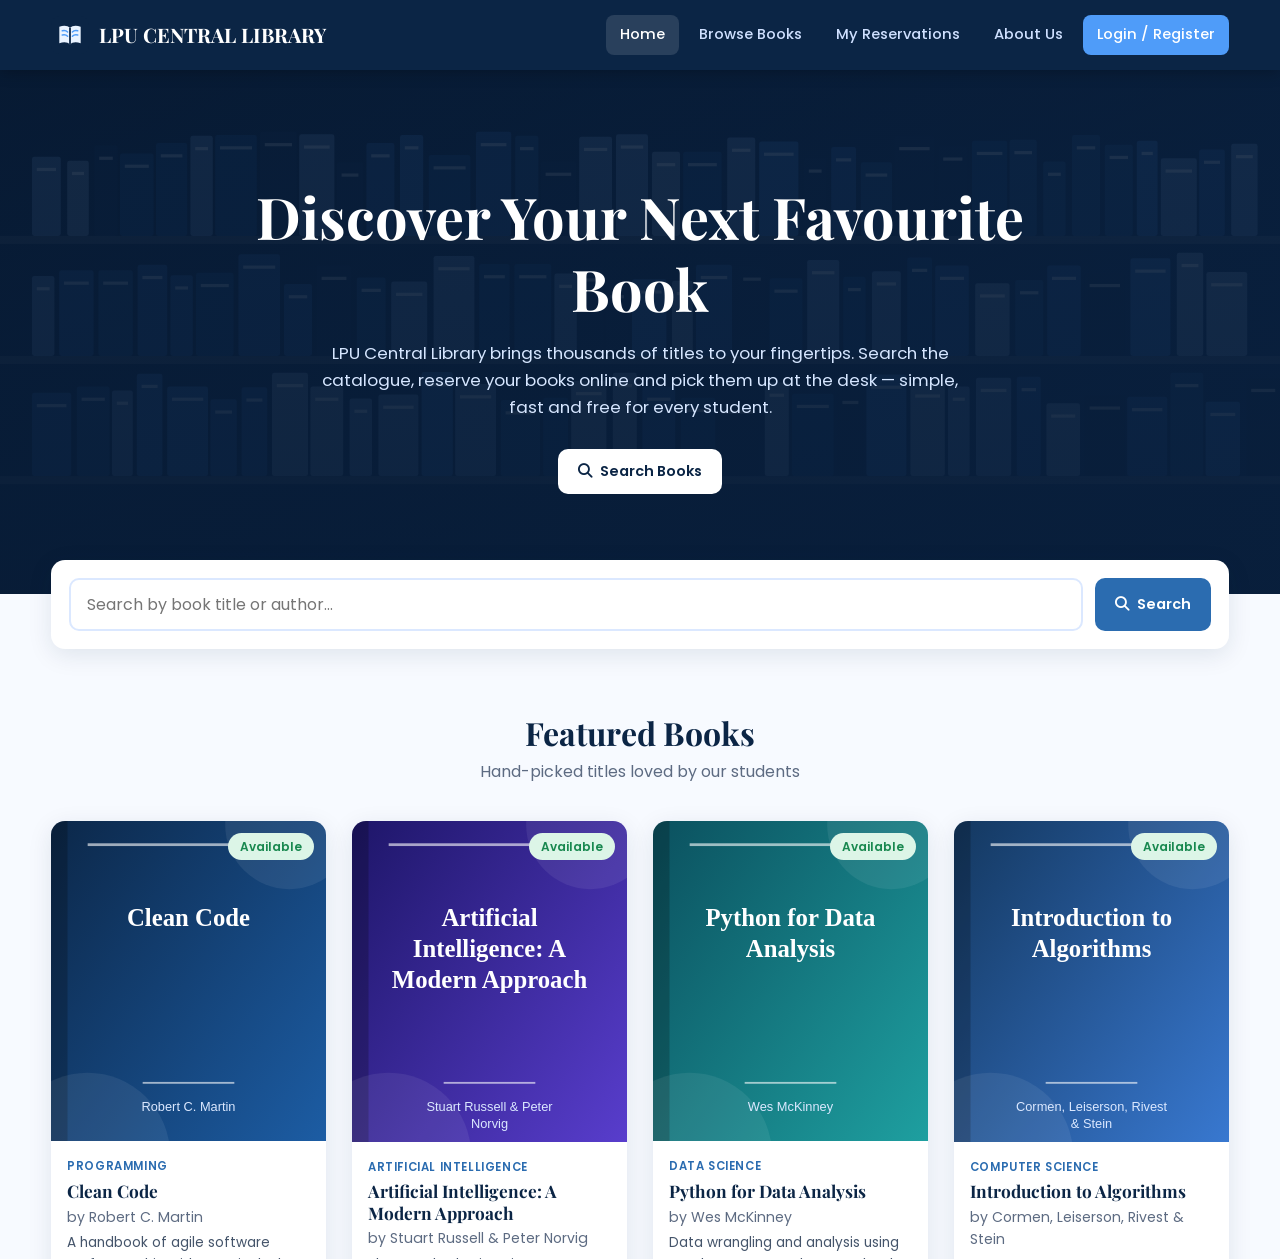
<file: index.html>
<!DOCTYPE html>
<html>
<head>
    <meta charset="UTF-8">
    <meta http-equiv="refresh" content="0; url=./Library-Management-System/index.html">
    <title>Library Management System</title>
</head>
<body>
    <p>Redirecting to Library Management System...</p>
    <a href="./Library-Management-System/index.html">
        Click here if you are not redirected.
    </a>
</body>
</html>
</file>
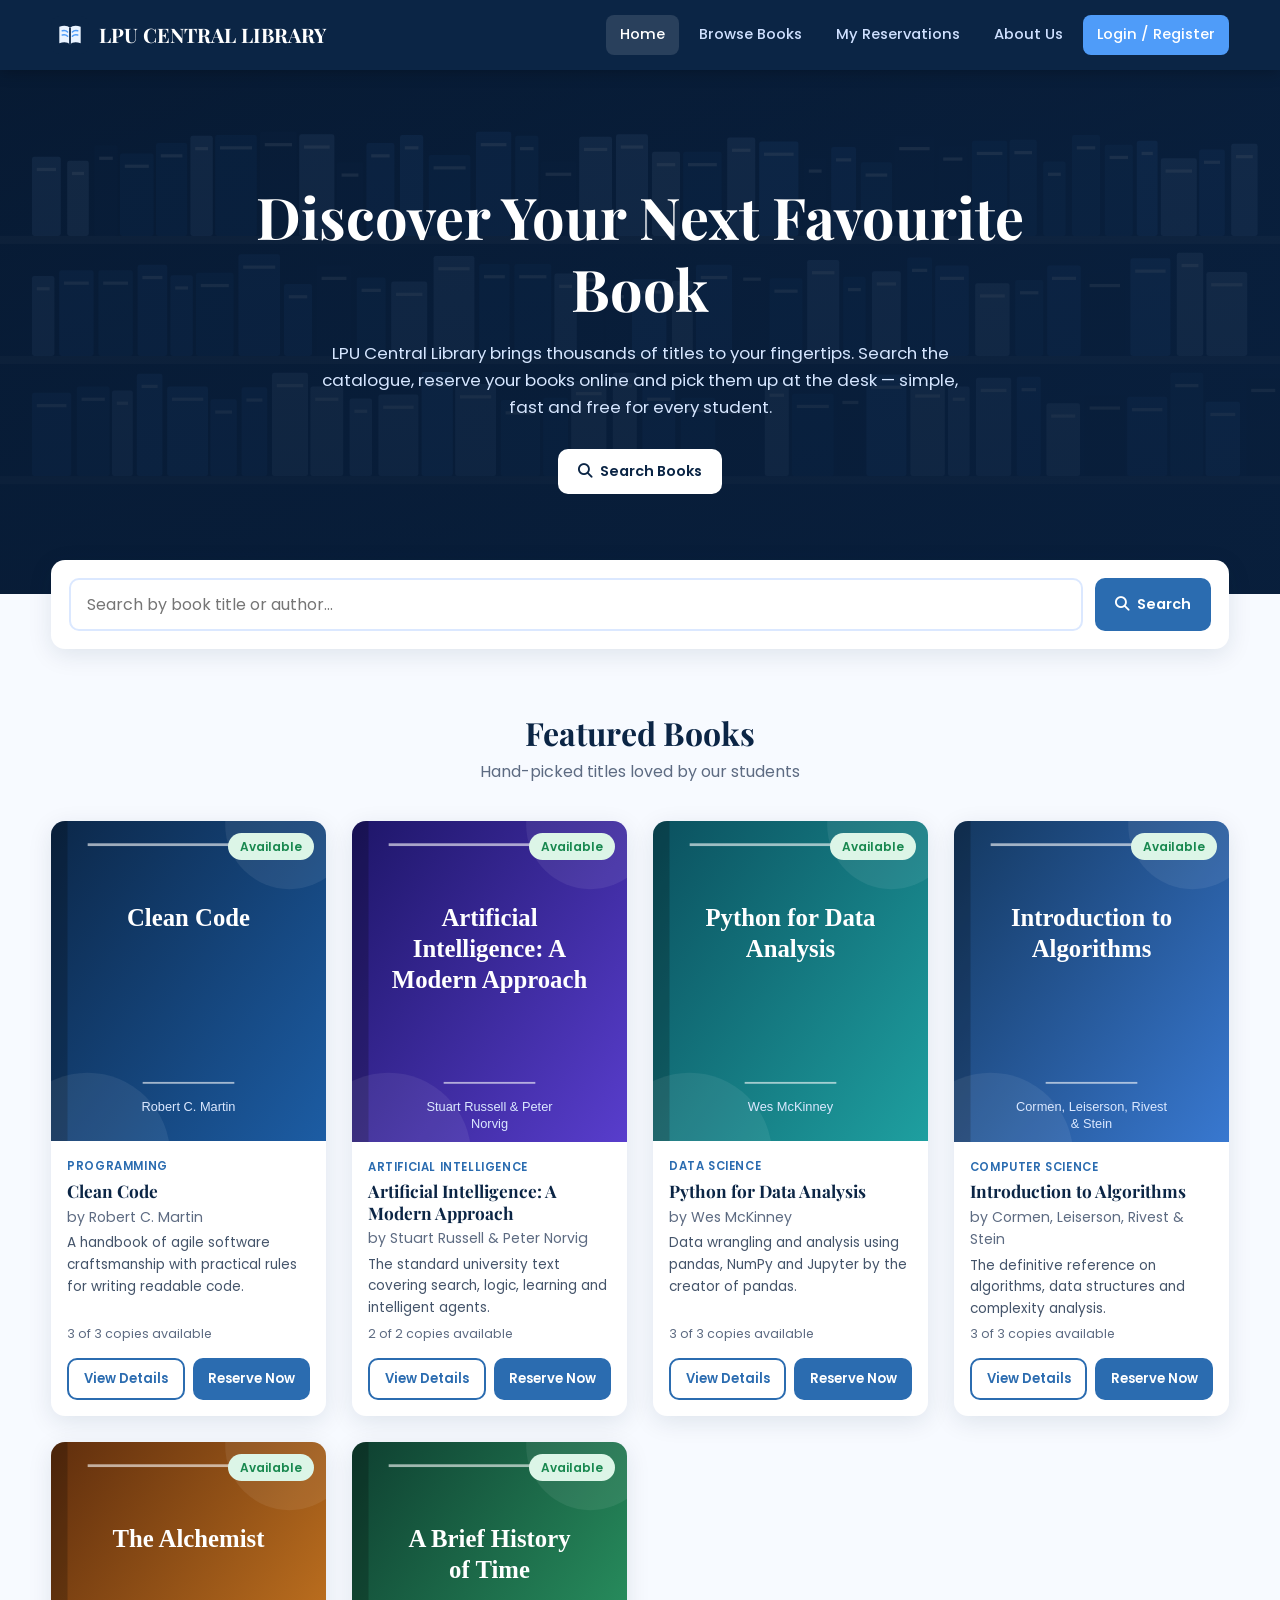
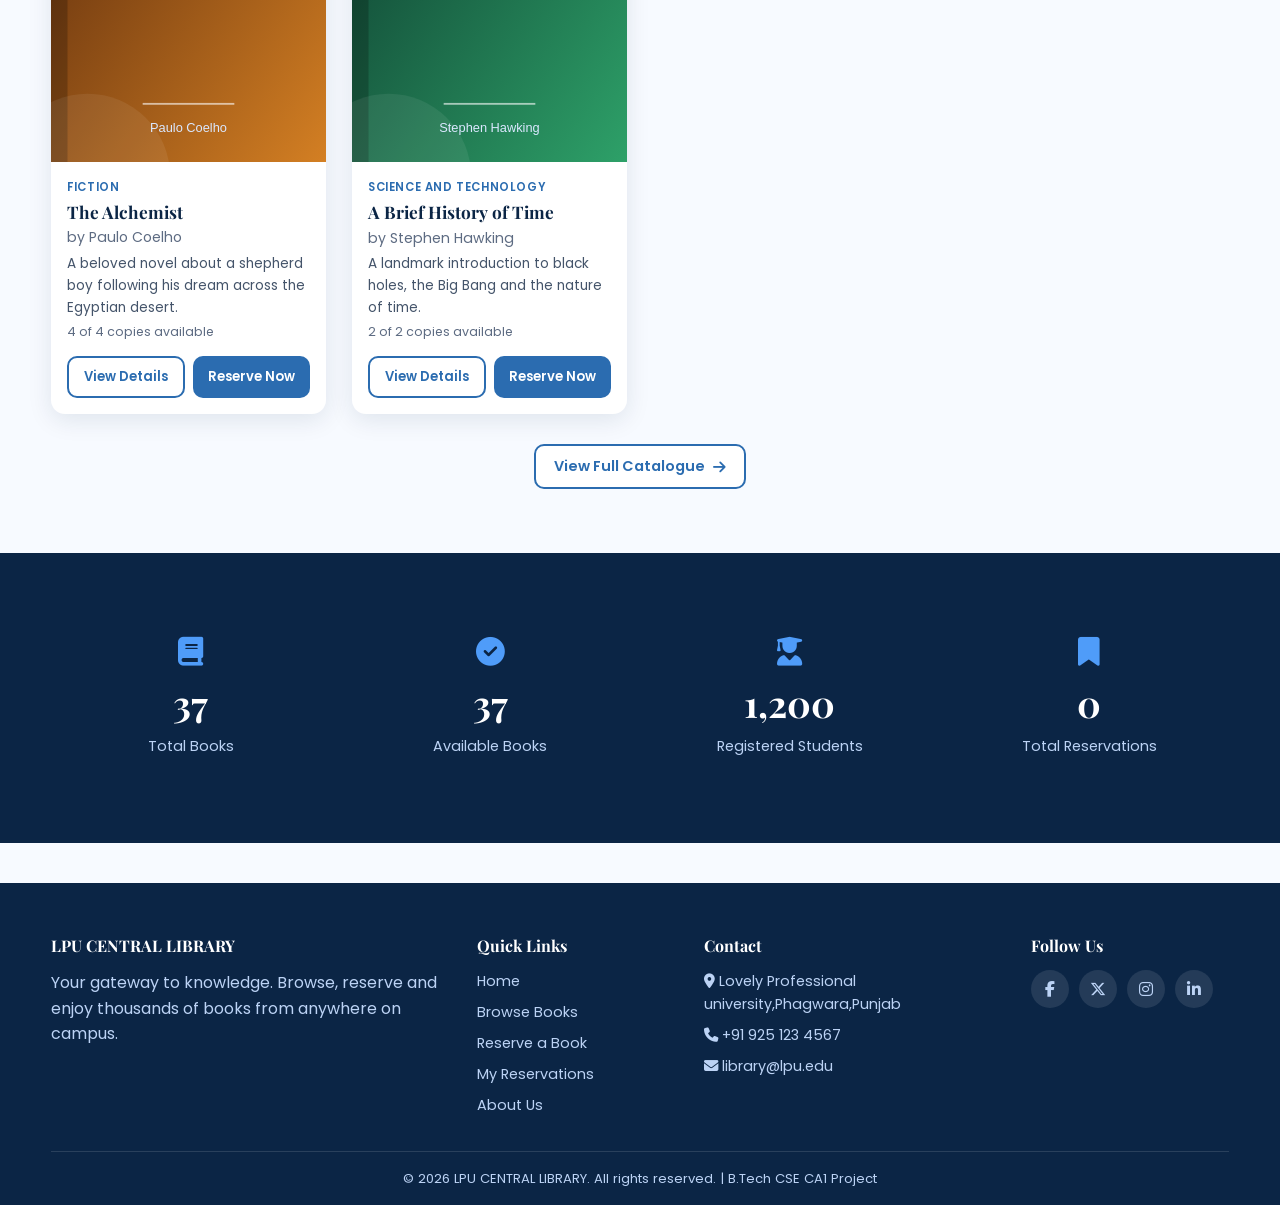
<file: Library-Management-System/index.html>
<!DOCTYPE html>
<html lang="en">
<head>
<meta charset="UTF-8">
<meta name="viewport" content="width=device-width, initial-scale=1">
<title>Home | LPU CENTRAL LIBRARY</title>
<meta name="description" content="Home - Library Book Reservation System">
<link rel="icon" href="images/logo.svg" type="image/svg+xml">
<link rel="preconnect" href="https://fonts.googleapis.com">
<link href="https://fonts.googleapis.com/css2?family=Playfair+Display:wght@600;700&family=Poppins:wght@400;500;600&display=swap" rel="stylesheet">
<link rel="stylesheet" href="https://cdnjs.cloudflare.com/ajax/libs/font-awesome/6.5.1/css/all.min.css">
<link rel="stylesheet" href="css/style.css">
</head>
<body data-page="home">
<header class="site-header" id="site-header"></header>
<main>

<section class="hero"><div class="container">
  <h1>Discover Your Next Favourite Book</h1>
  <p>LPU Central Library brings thousands of titles to your fingertips. Search the catalogue, reserve your books online and pick them up at the desk &mdash; simple, fast and free for every student.</p>
  <a href="books.html" class="btn btn-light"><i class="fa-solid fa-magnifying-glass"></i> Search Books</a>
</div></section>

<section class="search-wrap"><div class="container">
  <form class="search-box" id="home-search" role="search">
    <input type="search" id="home-q" placeholder="Search by book title or author..." aria-label="Search books">
    <button class="btn btn-primary" type="submit"><i class="fa-solid fa-magnifying-glass"></i> Search</button>
  </form>
</div></section>

<section class="section"><div class="container">
  <div class="section-title"><h2>Featured Books</h2><p>Hand-picked titles loved by our students</p></div>
  <div class="book-grid" id="featured-grid"></div>
  <p style="text-align:center;margin-top:30px"><a href="books.html" class="btn btn-outline">View Full Catalogue <i class="fa-solid fa-arrow-right"></i></a></p>
</div></section>

<section class="section stats"><div class="container stats-grid">
  <div class="stat"><i class="fa-solid fa-book"></i><strong data-stat="books">0</strong><span>Total Books</span></div>
  <div class="stat"><i class="fa-solid fa-circle-check"></i><strong data-stat="available">0</strong><span>Available Books</span></div>
  <div class="stat"><i class="fa-solid fa-user-graduate"></i><strong data-stat="students">0</strong><span>Registered Students</span></div>
  <div class="stat"><i class="fa-solid fa-bookmark"></i><strong data-stat="reservations">0</strong><span>Total Reservations</span></div>
</div></section>
</main>
<footer class="site-footer" id="site-footer"></footer>
<script src="js/script.js"></script>
</body>
</html>
</file>
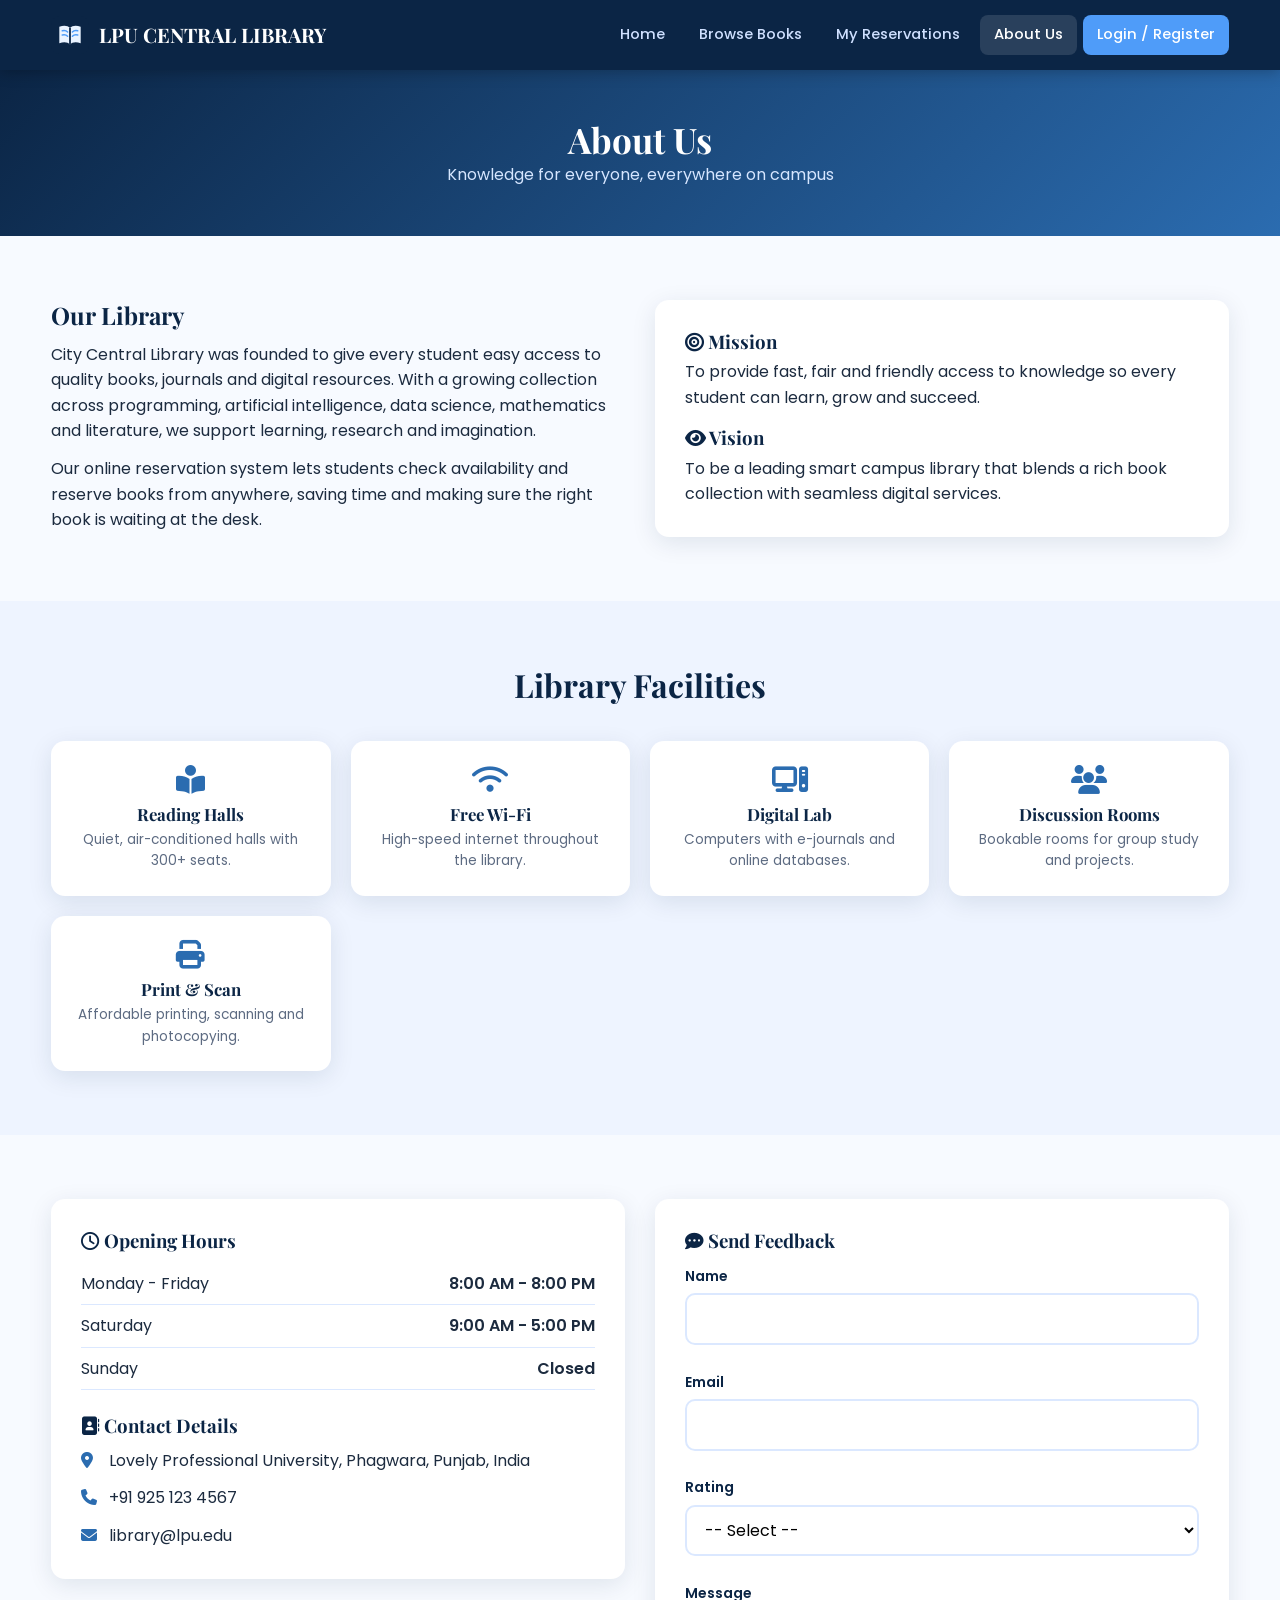
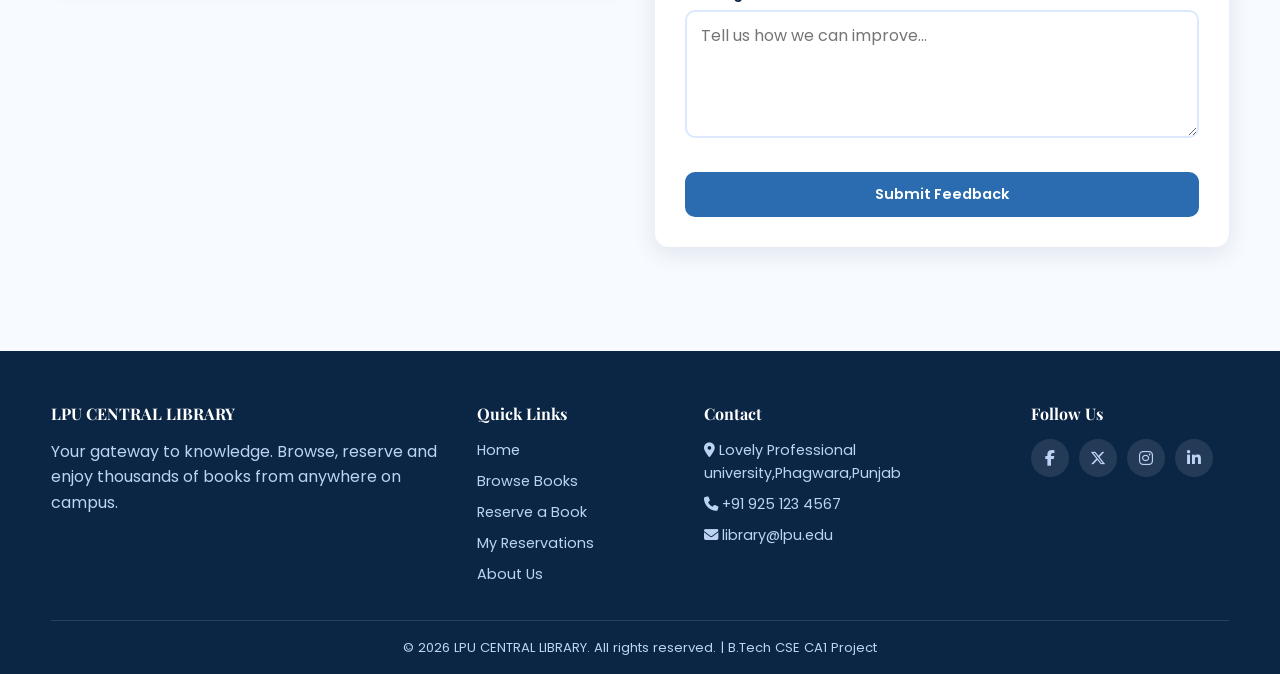
<file: Library-Management-System/about.html>
<!DOCTYPE html>
<html lang="en">
<head>
<meta charset="UTF-8">
<meta name="viewport" content="width=device-width, initial-scale=1">
<title>About Us | City Central Library</title>
<meta name="description" content="About Us - Library Book Reservation System">
<link rel="icon" href="images/logo.svg" type="image/svg+xml">
<link rel="preconnect" href="https://fonts.googleapis.com">
<link href="https://fonts.googleapis.com/css2?family=Playfair+Display:wght@600;700&family=Poppins:wght@400;500;600&display=swap" rel="stylesheet">
<link rel="stylesheet" href="https://cdnjs.cloudflare.com/ajax/libs/font-awesome/6.5.1/css/all.min.css">
<link rel="stylesheet" href="css/style.css">
</head>
<body data-page="about">
<header class="site-header" id="site-header"></header>
<main>

<section class="page-banner"><div class="container"><h1>About Us</h1><p>Knowledge for everyone, everywhere on campus</p></div></section>
<section class="section"><div class="container two-col">
  <div><h2>Our Library</h2><p style="margin:12px 0">City Central Library was founded to give every student easy access to quality books, journals and digital resources. With a growing collection across programming, artificial intelligence, data science, mathematics and literature, we support learning, research and imagination.</p>
  <p>Our online reservation system lets students check availability and reserve books from anywhere, saving time and making sure the right book is waiting at the desk.</p></div>
  <div class="card"><h3><i class="fa-solid fa-bullseye"></i> Mission</h3><p style="margin:6px 0 16px">To provide fast, fair and friendly access to knowledge so every student can learn, grow and succeed.</p>
  <h3><i class="fa-solid fa-eye"></i> Vision</h3><p style="margin-top:6px">To be a leading smart campus library that blends a rich book collection with seamless digital services.</p></div>
</div></section>
<section class="section" style="background:var(--light)"><div class="container">
  <div class="section-title"><h2>Library Facilities</h2></div>
  <div class="feature-grid">
    <div class="feature"><i class="fa-solid fa-book-open-reader"></i><h3>Reading Halls</h3><p>Quiet, air-conditioned halls with 300+ seats.</p></div>
    <div class="feature"><i class="fa-solid fa-wifi"></i><h3>Free Wi-Fi</h3><p>High-speed internet throughout the library.</p></div>
    <div class="feature"><i class="fa-solid fa-computer"></i><h3>Digital Lab</h3><p>Computers with e-journals and online databases.</p></div>
    <div class="feature"><i class="fa-solid fa-users"></i><h3>Discussion Rooms</h3><p>Bookable rooms for group study and projects.</p></div>
    <div class="feature"><i class="fa-solid fa-print"></i><h3>Print &amp; Scan</h3><p>Affordable printing, scanning and photocopying.</p></div>
  </div>
</div></section>
<section class="section"><div class="container two-col">
  <div class="card"><h3 style="margin-bottom:10px"><i class="fa-regular fa-clock"></i> Opening Hours</h3>
    <table class="hours"><tr><td>Monday - Friday</td><td>8:00 AM - 8:00 PM</td></tr><tr><td>Saturday</td><td>9:00 AM - 5:00 PM</td></tr><tr><td>Sunday</td><td>Closed</td></tr></table>
    <h3 style="margin:24px 0 10px"><i class="fa-solid fa-address-book"></i> Contact Details</h3>
    <ul class="contact-list"><li><i class="fa-solid fa-location-dot"></i> Lovely Professional University, Phagwara, Punjab, India</li><li><i class="fa-solid fa-phone"></i> +91 925 123 4567</li><li><i class="fa-solid fa-envelope"></i> library@lpu.edu</li></ul></div>
  <div class="card"><h3 style="margin-bottom:12px"><i class="fa-solid fa-comment-dots"></i> Send Feedback</h3>
    <form id="feedback-form" novalidate>
      <div class="field"><label for="fb-name">Name</label><input id="fb-name" name="fullName"><small class="error"></small></div>
      <div class="field"><label for="fb-email">Email</label><input id="fb-email" name="email" type="email"><small class="error"></small></div>
      <div class="field"><label for="fb-rating">Rating</label><select id="fb-rating" name="rating"><option value="">-- Select --</option><option>5 - Excellent</option><option>4 - Good</option><option>3 - Average</option><option>2 - Poor</option><option>1 - Very Poor</option></select><small class="error"></small></div>
      <div class="field"><label for="fb-msg">Message</label><textarea id="fb-msg" name="message" rows="4" placeholder="Tell us how we can improve..."></textarea><small class="error"></small></div>
      <button class="btn btn-primary btn-block" type="submit" style="margin-top:8px">Submit Feedback</button>
    </form></div>
</div></section>
</main>
<footer class="site-footer" id="site-footer"></footer>
<script src="js/script.js"></script>
</body>
</html>
</file>
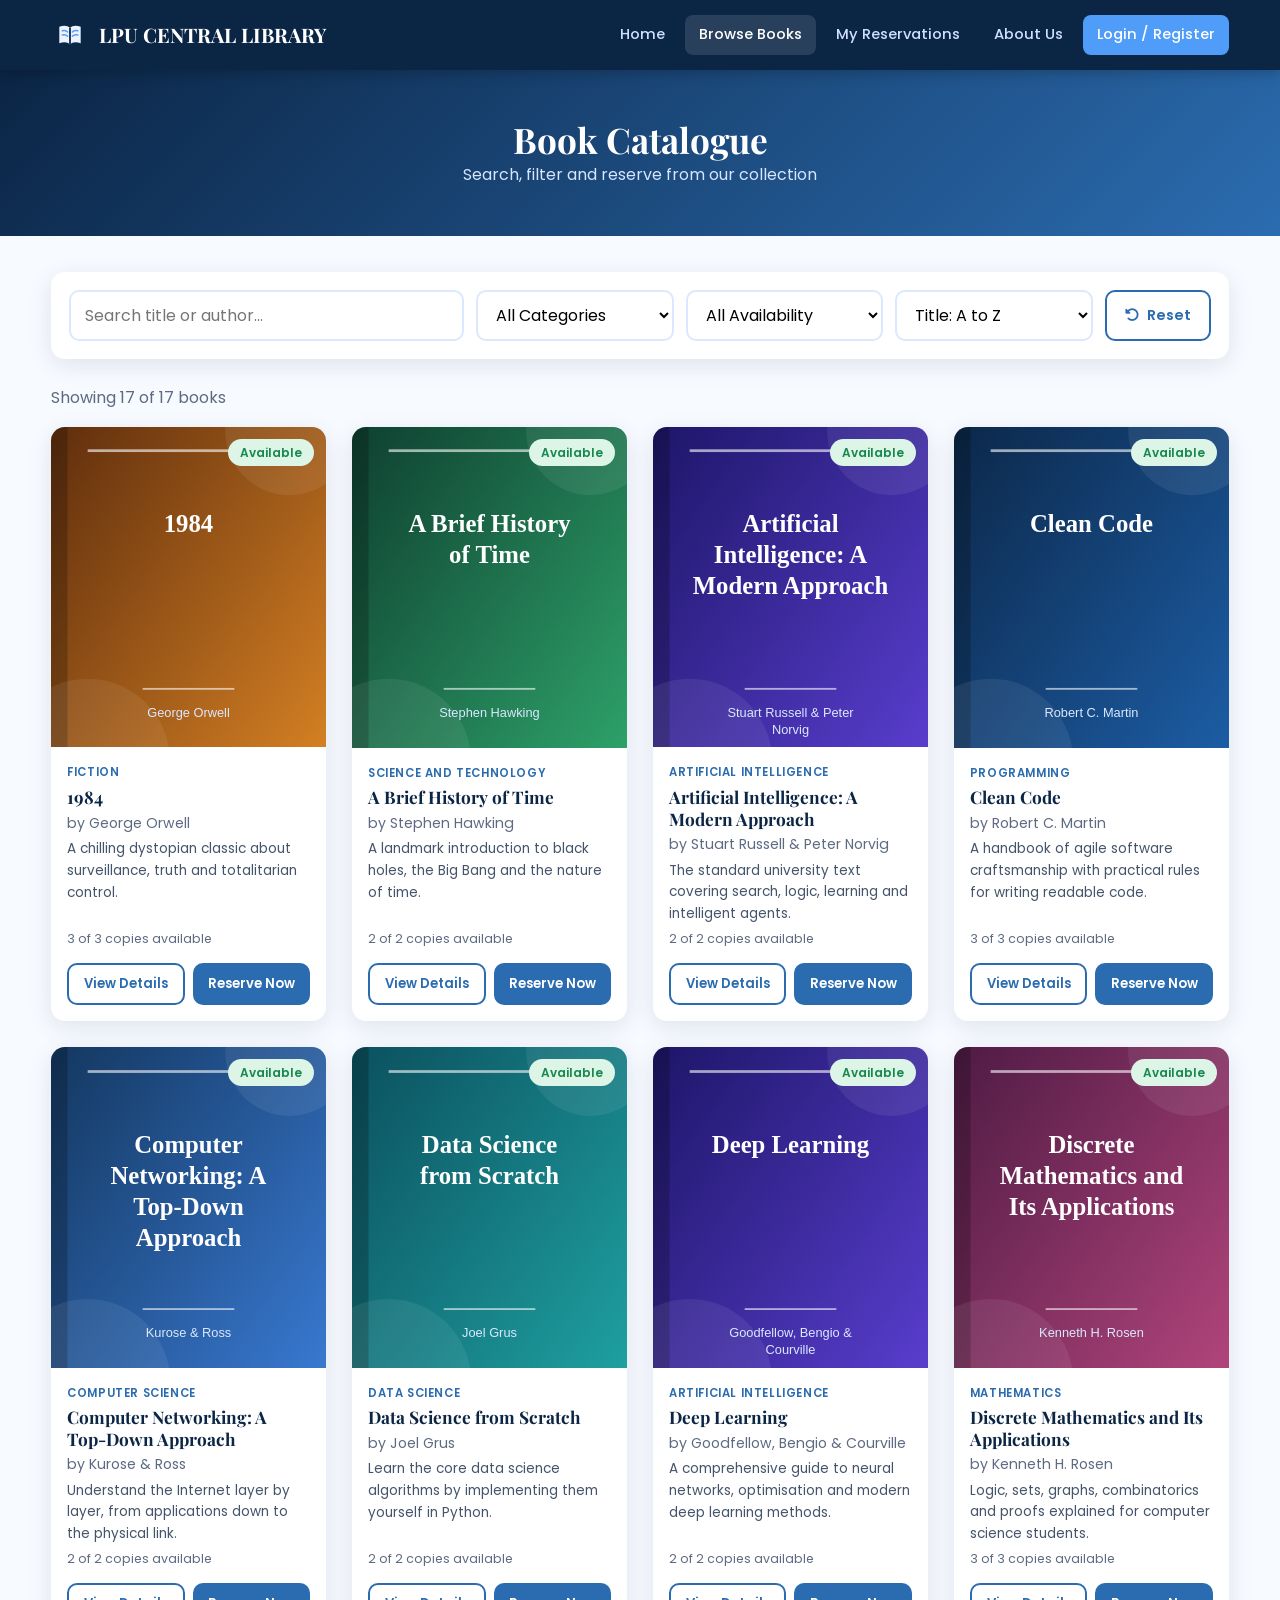
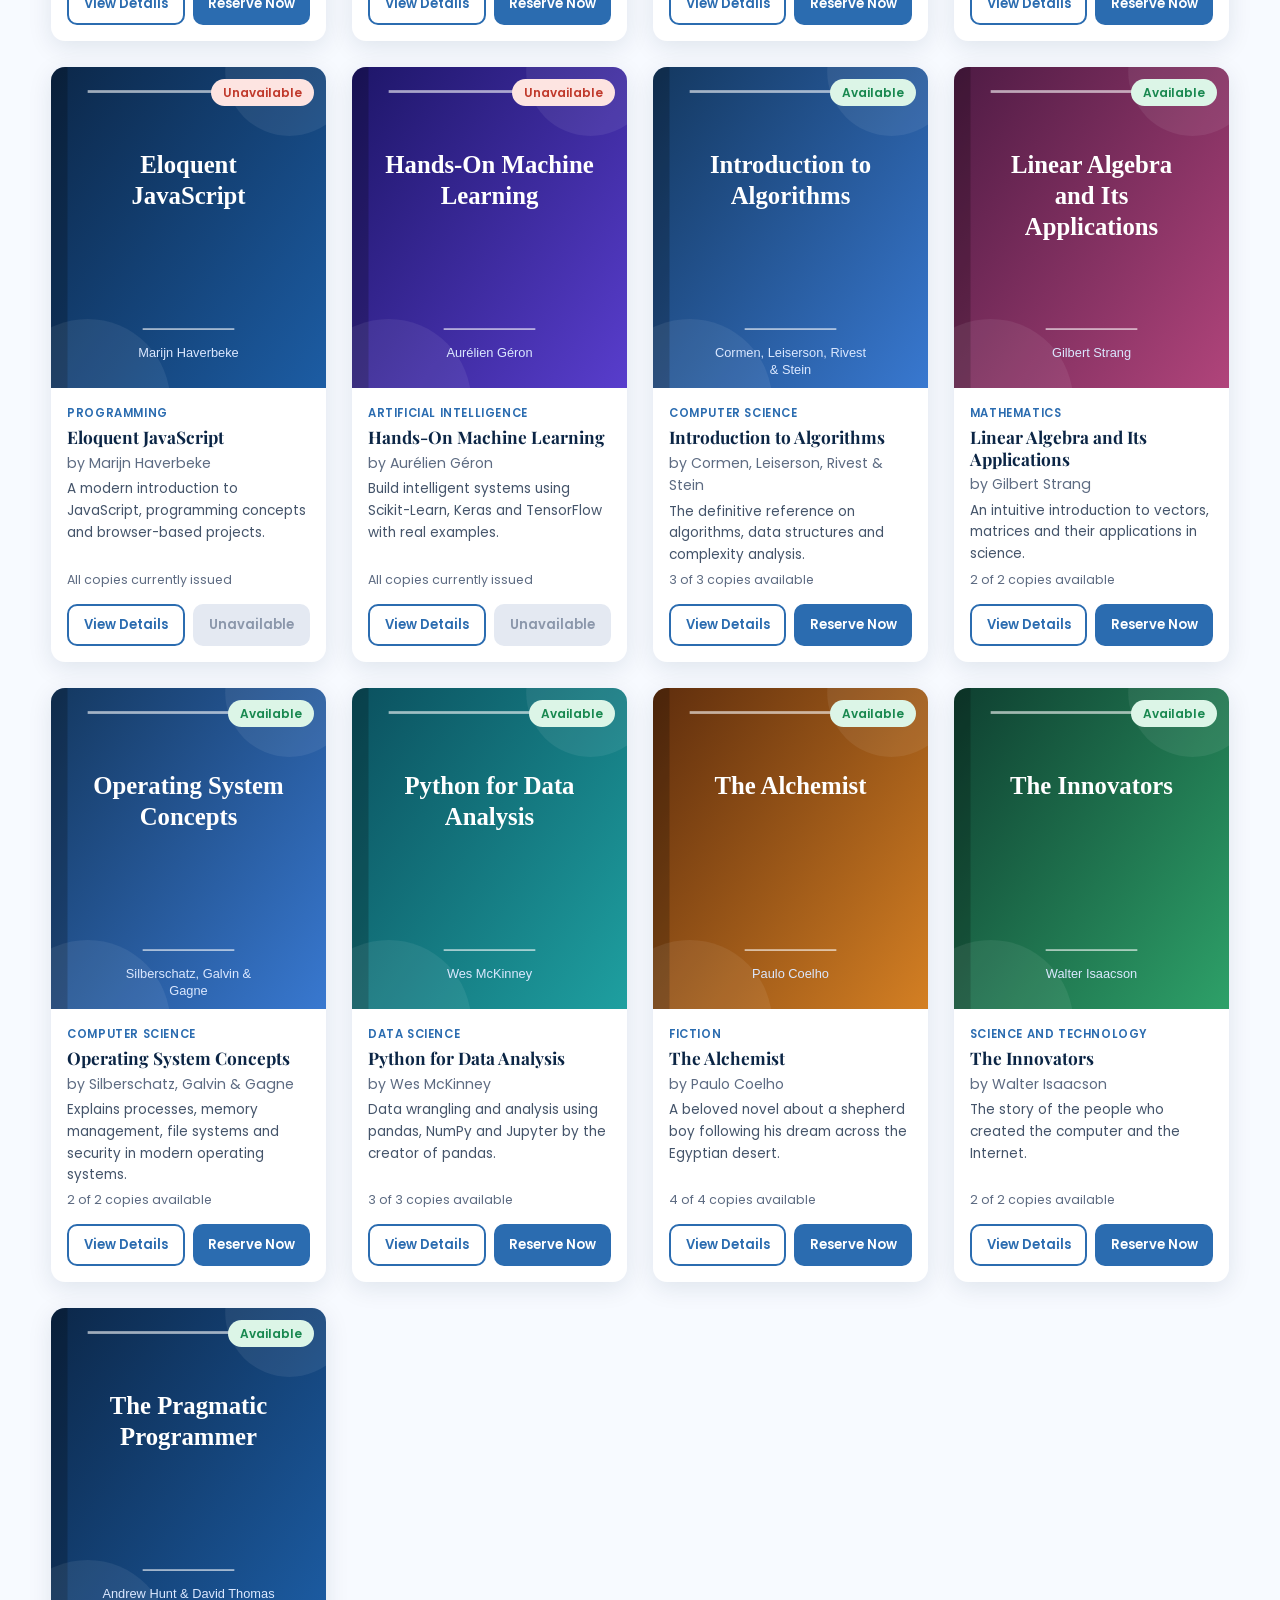
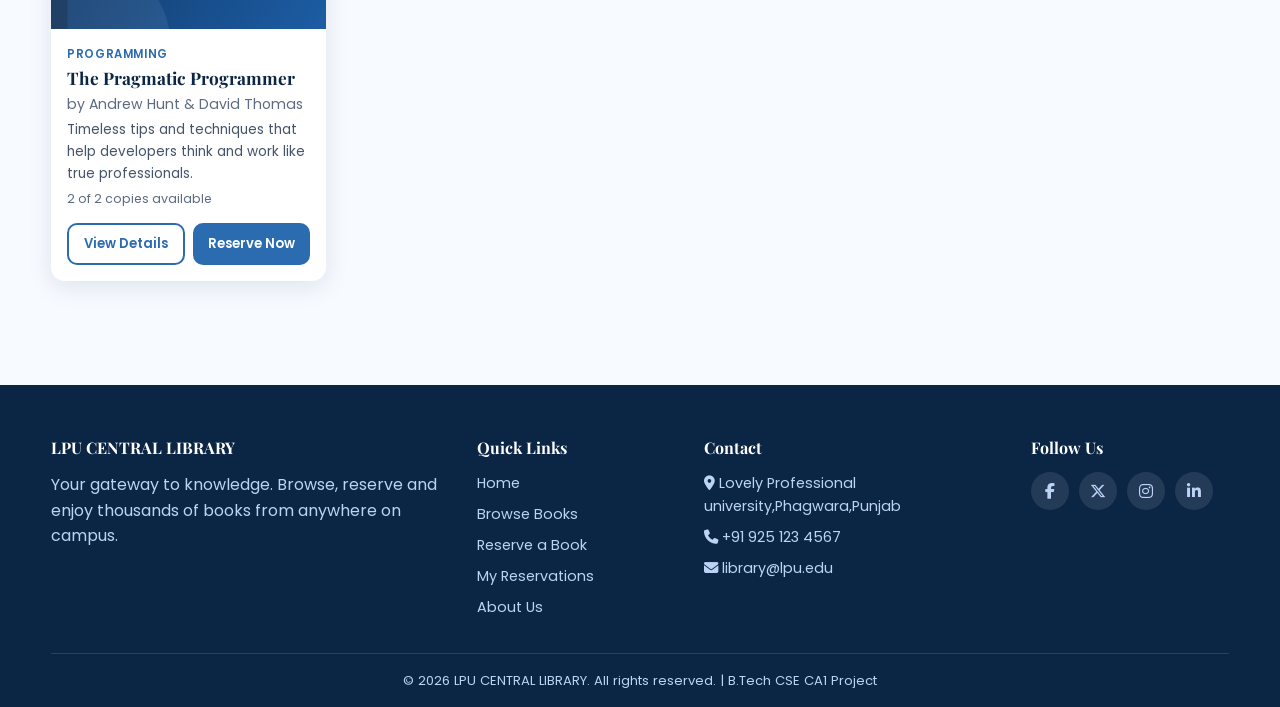
<file: Library-Management-System/books.html>
<!DOCTYPE html>
<html lang="en">
<head>
<meta charset="UTF-8">
<meta name="viewport" content="width=device-width, initial-scale=1">
<title>Browse Books | City Central Library</title>
<meta name="description" content="Browse Books - Library Book Reservation System">
<link rel="icon" href="images/logo.svg" type="image/svg+xml">
<link rel="preconnect" href="https://fonts.googleapis.com">
<link href="https://fonts.googleapis.com/css2?family=Playfair+Display:wght@600;700&family=Poppins:wght@400;500;600&display=swap" rel="stylesheet">
<link rel="stylesheet" href="https://cdnjs.cloudflare.com/ajax/libs/font-awesome/6.5.1/css/all.min.css">
<link rel="stylesheet" href="css/style.css">
</head>
<body data-page="books">
<header class="site-header" id="site-header"></header>
<main>

<section class="page-banner"><div class="container"><h1>Book Catalogue</h1><p>Search, filter and reserve from our collection</p></div></section>
<section class="section" style="padding-top:36px"><div class="container">
  <div class="toolbar">
    <input type="search" id="f-search" placeholder="Search title or author..." aria-label="Search books">
    <select id="f-cat" aria-label="Category"><option value="all">All Categories</option></select>
    <select id="f-avail" aria-label="Availability"><option value="all">All Availability</option><option value="available">Available</option><option value="unavailable">Unavailable</option></select>
    <select id="f-sort" aria-label="Sort"><option value="az">Title: A to Z</option><option value="za">Title: Z to A</option></select>
    <button class="btn btn-outline" id="f-reset" type="button"><i class="fa-solid fa-rotate-left"></i> Reset</button>
  </div>
  <p class="result-info" id="result-info"></p>
  <div class="book-grid" id="book-grid"></div>
</div></section>
</main>
<footer class="site-footer" id="site-footer"></footer>
<script src="js/script.js"></script>
<script src="js/books.js"></script>
</body>
</html>
</file>
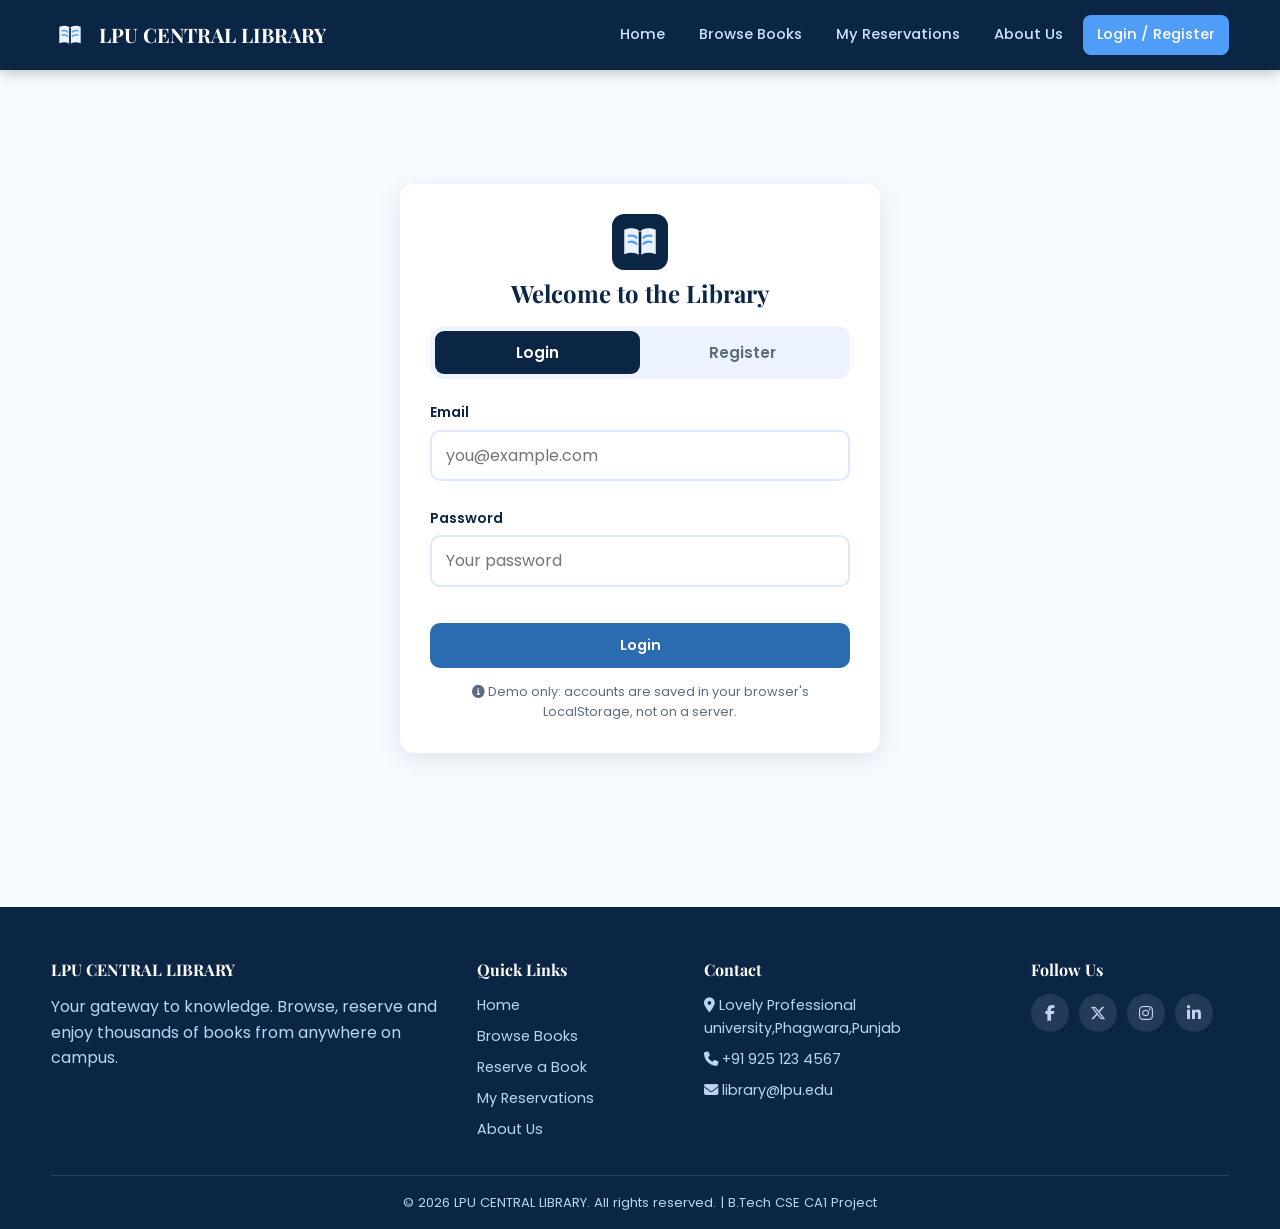
<file: Library-Management-System/login.html>
<!DOCTYPE html>
<html lang="en">
<head>
<meta charset="UTF-8">
<meta name="viewport" content="width=device-width, initial-scale=1">
<title>Login / Register | City Central Library</title>
<meta name="description" content="Login / Register - Library Book Reservation System">
<link rel="icon" href="images/logo.svg" type="image/svg+xml">
<link rel="preconnect" href="https://fonts.googleapis.com">
<link href="https://fonts.googleapis.com/css2?family=Playfair+Display:wght@600;700&family=Poppins:wght@400;500;600&display=swap" rel="stylesheet">
<link rel="stylesheet" href="https://cdnjs.cloudflare.com/ajax/libs/font-awesome/6.5.1/css/all.min.css">
<link rel="stylesheet" href="css/style.css">
</head>
<body data-page="login">
<header class="site-header" id="site-header"></header>
<main>

<section class="section"><div class="container"><div class="auth-wrap card">
  <div style="text-align:center;margin-bottom:18px"><img src="images/logo.svg" alt="" style="width:56px;margin:auto"><h2 style="margin-top:8px">Welcome to the Library</h2></div>
  <div class="auth-tabs"><button class="active" data-tab="login" type="button">Login</button><button data-tab="register" type="button">Register</button></div>
  <form id="login-form" novalidate>
    <div class="field"><label for="l-email">Email</label><input id="l-email" name="email" type="email" placeholder="you@example.com" autocomplete="email"><small class="error"></small></div>
    <div class="field"><label for="l-pass">Password</label><input id="l-pass" name="password" type="password" placeholder="Your password" autocomplete="current-password"><small class="error"></small></div>
    <button class="btn btn-primary btn-block" type="submit" style="margin-top:10px">Login</button>
  </form>
  <form id="register-form" class="hidden" novalidate>
    <div class="field"><label for="r-name">Full Name</label><input id="r-name" name="fullName" placeholder="Your full name"><small class="error"></small></div>
    <div class="field"><label for="r-reg">Student Registration Number</label><input id="r-reg" name="regNo" placeholder="e.g. 12345678" maxlength="15"><small class="error"></small></div>
    <div class="field"><label for="r-email">Email</label><input id="r-email" name="email" type="email" placeholder="you@example.com"><small class="error"></small></div>
    <div class="field"><label for="r-pass">Password</label><input id="r-pass" name="password" type="password" placeholder="Min 6 characters" autocomplete="new-password"><small class="error"></small></div>
    <div class="field"><label for="r-conf">Confirm Password</label><input id="r-conf" name="confirm" type="password" placeholder="Re-enter password" autocomplete="new-password"><small class="error"></small></div>
    <button class="btn btn-primary btn-block" type="submit" style="margin-top:10px">Create Account</button>
  </form>
  <p class="note"><i class="fa-solid fa-circle-info"></i> Demo only: accounts are saved in your browser's LocalStorage, not on a server.</p>
</div></div></section>
</main>
<footer class="site-footer" id="site-footer"></footer>
<script src="js/script.js"></script>
</body>
</html>
</file>
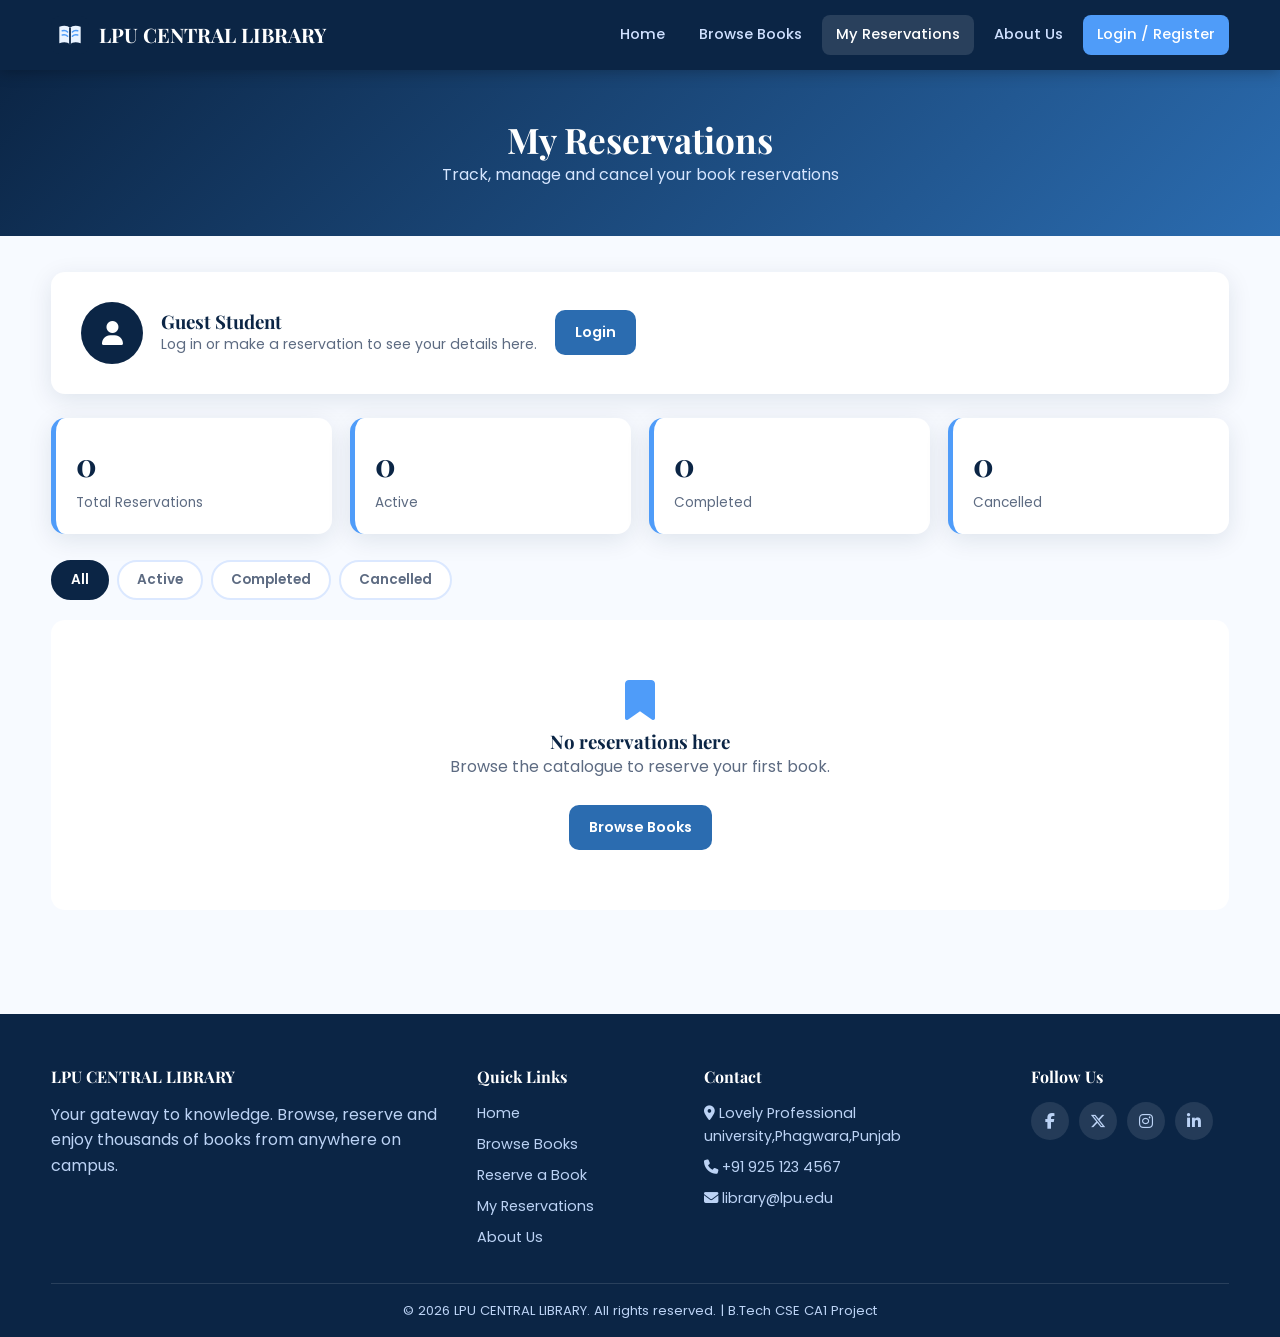
<file: Library-Management-System/my-reservations.html>
<!DOCTYPE html>
<html lang="en">
<head>
<meta charset="UTF-8">
<meta name="viewport" content="width=device-width, initial-scale=1">
<title>My Reservations | City Central Library</title>
<meta name="description" content="My Reservations - Library Book Reservation System">
<link rel="icon" href="images/logo.svg" type="image/svg+xml">
<link rel="preconnect" href="https://fonts.googleapis.com">
<link href="https://fonts.googleapis.com/css2?family=Playfair+Display:wght@600;700&family=Poppins:wght@400;500;600&display=swap" rel="stylesheet">
<link rel="stylesheet" href="https://cdnjs.cloudflare.com/ajax/libs/font-awesome/6.5.1/css/all.min.css">
<link rel="stylesheet" href="css/style.css">
</head>
<body data-page="mine">
<header class="site-header" id="site-header"></header>
<main>

<section class="page-banner"><div class="container"><h1>My Reservations</h1><p>Track, manage and cancel your book reservations</p></div></section>
<section class="section" style="padding-top:36px"><div class="container">
  <div class="card student-info" id="student-info"></div>
  <div class="dash-grid">
    <div class="dash-card"><strong id="d-total">0</strong><span>Total Reservations</span></div>
    <div class="dash-card"><strong id="d-active">0</strong><span>Active</span></div>
    <div class="dash-card"><strong id="d-done">0</strong><span>Completed</span></div>
    <div class="dash-card"><strong id="d-cancel">0</strong><span>Cancelled</span></div>
  </div>
  <div class="tabs"><button class="tab active" data-filter="All">All</button><button class="tab" data-filter="Active">Active</button><button class="tab" data-filter="Completed">Completed</button><button class="tab" data-filter="Cancelled">Cancelled</button></div>
  <div class="res-list" id="res-list"></div>
</div></section>
</main>
<footer class="site-footer" id="site-footer"></footer>
<script src="js/script.js"></script>
<script src="js/reservation.js"></script>
</body>
</html>
</file>
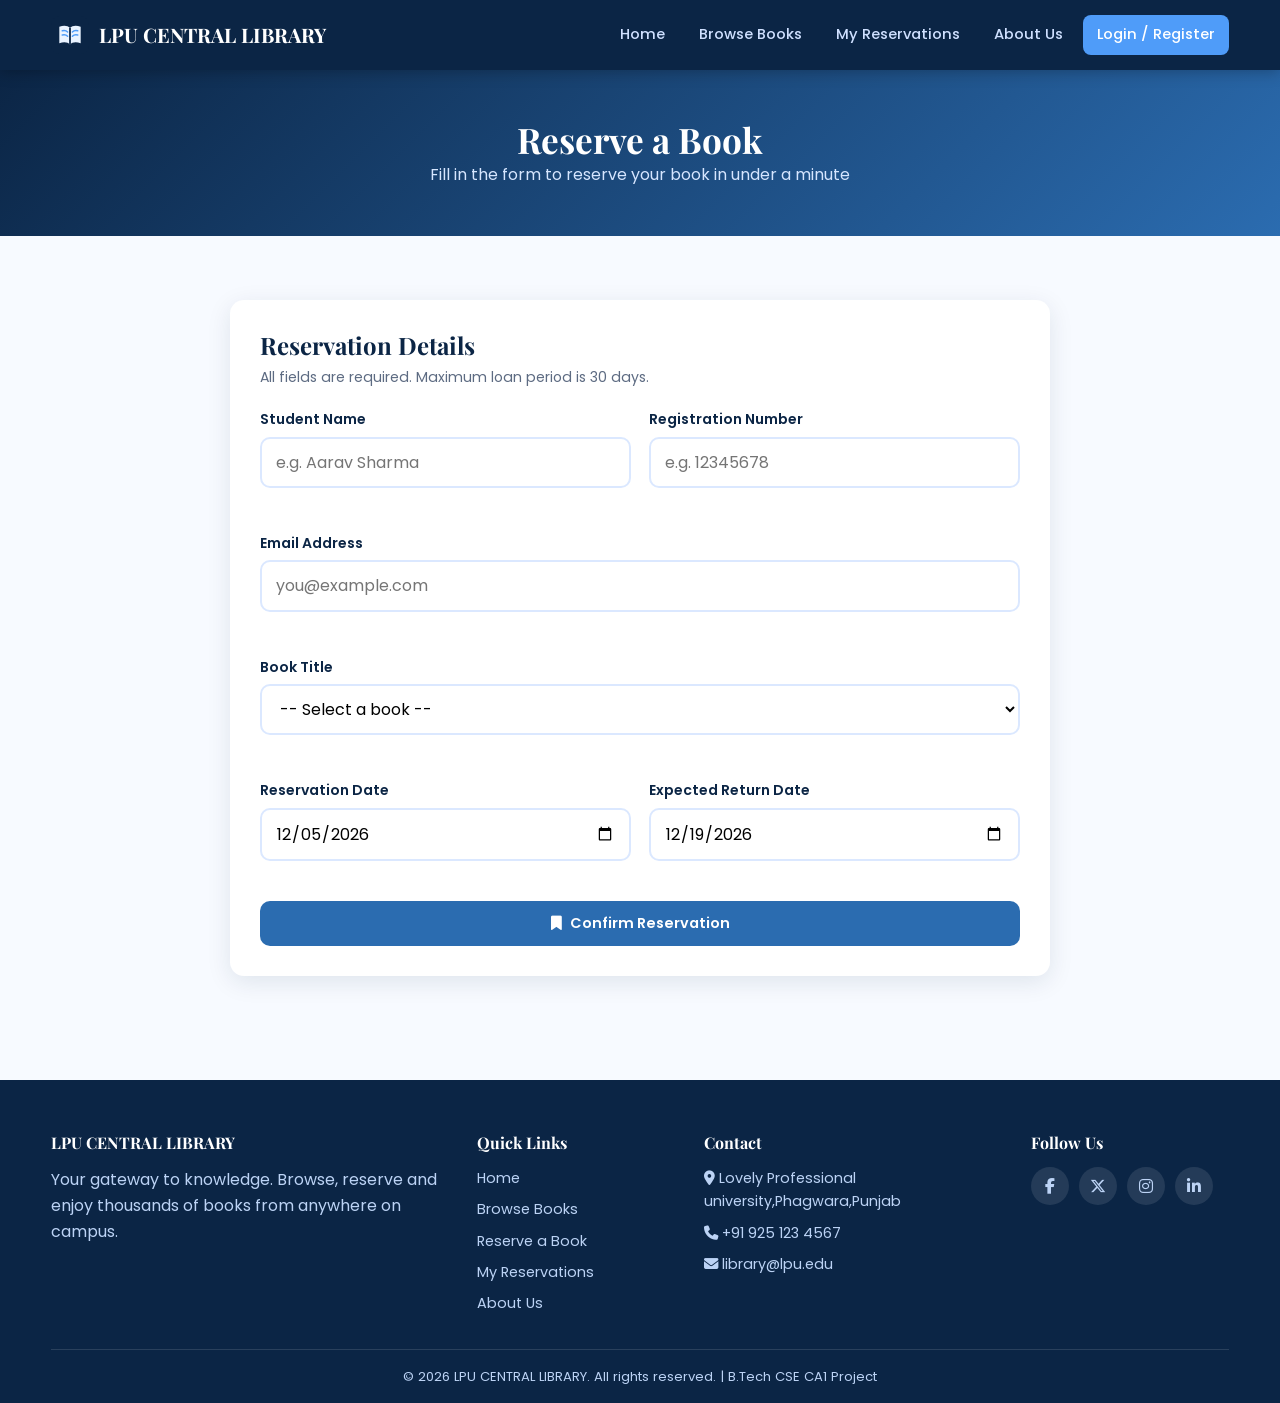
<file: Library-Management-System/reservation.html>
<!DOCTYPE html>
<html lang="en">
<head>
<meta charset="UTF-8">
<meta name="viewport" content="width=device-width, initial-scale=1">
<title>Reserve a Book | City Central Library</title>
<meta name="description" content="Reserve a Book - Library Book Reservation System">
<link rel="icon" href="images/logo.svg" type="image/svg+xml">
<link rel="preconnect" href="https://fonts.googleapis.com">
<link href="https://fonts.googleapis.com/css2?family=Playfair+Display:wght@600;700&family=Poppins:wght@400;500;600&display=swap" rel="stylesheet">
<link rel="stylesheet" href="https://cdnjs.cloudflare.com/ajax/libs/font-awesome/6.5.1/css/all.min.css">
<link rel="stylesheet" href="css/style.css">
</head>
<body data-page="reservation">
<header class="site-header" id="site-header"></header>
<main>

<section class="page-banner"><div class="container"><h1>Reserve a Book</h1><p>Fill in the form to reserve your book in under a minute</p></div></section>
<section class="section"><div class="container narrow"><div class="card" id="res-box">
  <h2 style="margin-bottom:6px">Reservation Details</h2>
  <p class="author" style="margin-bottom:20px">All fields are required. Maximum loan period is 30 days.</p>
  <form id="res-form" novalidate>
    <div class="form-grid">
      <div class="field"><label for="studentName">Student Name</label><input id="studentName" name="studentName" placeholder="e.g. Aarav Sharma"><small class="error"></small></div>
      <div class="field"><label for="regNo">Registration Number</label><input id="regNo" name="regNo" placeholder="e.g. 12345678" maxlength="15"><small class="error"></small></div>
      <div class="field full"><label for="email">Email Address</label><input id="email" name="email" type="email" placeholder="you@example.com"><small class="error"></small></div>
      <div class="field full"><label for="bookId">Book Title</label><select id="bookId" name="bookId"></select><small class="error"></small></div>
      <div id="avail-msg" class="avail-msg" style="grid-column:1/-1"></div>
      <div class="field"><label for="resDate">Reservation Date</label><input id="resDate" name="resDate" type="date"><small class="error"></small></div>
      <div class="field"><label for="returnDate">Expected Return Date</label><input id="returnDate" name="returnDate" type="date"><small class="error"></small></div>
    </div>
    <button class="btn btn-primary btn-block" type="submit" style="margin-top:14px"><i class="fa-solid fa-bookmark"></i> Confirm Reservation</button>
  </form>
</div></div></section>
</main>
<footer class="site-footer" id="site-footer"></footer>
<script src="js/script.js"></script>
<script src="js/reservation.js"></script>
</body>
</html>
</file>
<file: Library-Management-System/css/style.css>
/* ===== Library Book Reservation System - shared stylesheet ===== */
:root{--navy:#0b2545;--navy2:#13315c;--blue:#2b6cb0;--sky:#4f9cf9;--light:#eef4ff;--light2:#dbe8ff;--white:#fff;--text:#1c2b3f;--muted:#5d6b82;--ok:#18884f;--okbg:#dcf5e7;--no:#c0392b;--nobg:#fde4e1;--warn:#b7791f;--shadow:0 6px 24px rgba(11,37,69,.10);--r:14px}
*{box-sizing:border-box;margin:0;padding:0}
html{scroll-behavior:smooth}
body{font-family:'Poppins',system-ui,sans-serif;color:var(--text);background:#f7faff;line-height:1.6;min-height:100vh;display:flex;flex-direction:column}
main{flex:1}
img{max-width:100%;display:block}
a{color:inherit;text-decoration:none}
h1,h2,h3{font-family:'Playfair Display',Georgia,serif;color:var(--navy);line-height:1.25}
.container{width:min(1180px,92%);margin:auto}
.section{padding:64px 0}
.section-title{text-align:center;margin-bottom:36px}
.section-title h2{font-size:2rem}
.section-title p{color:var(--muted);margin-top:6px}
/* Header */
.site-header{background:var(--navy);position:sticky;top:0;z-index:50;box-shadow:0 2px 14px rgba(0,0,0,.25)}
.nav-inner{display:flex;align-items:center;justify-content:space-between;height:70px}
.brand{display:flex;align-items:center;gap:10px;color:#fff;font-family:'Playfair Display',serif;font-size:1.25rem;font-weight:700}
.brand img{width:38px;height:38px}
#nav-links{display:flex;align-items:center;gap:6px}
#nav-links a{color:#cfe0ff;padding:8px 14px;border-radius:8px;font-size:.92rem;font-weight:500;transition:.25s}
#nav-links a:hover,#nav-links a.active{background:rgba(255,255,255,.12);color:#fff}
#nav-links a.cta{background:var(--sky);color:#fff}
#nav-links a.cta:hover{background:#2f86ee}
.nav-toggle{display:none;background:none;border:0;color:#fff;font-size:1.5rem;cursor:pointer}
.user-chip{color:#fff;font-size:.85rem;padding:0 8px}
/* Buttons */
.btn{display:inline-flex;align-items:center;justify-content:center;gap:8px;padding:10px 18px;border-radius:10px;border:2px solid transparent;font:600 .9rem 'Poppins',sans-serif;cursor:pointer;transition:.25s}
.btn-primary{background:var(--blue);color:#fff}.btn-primary:hover{background:var(--navy2);transform:translateY(-2px)}
.btn-outline{background:#fff;border-color:var(--blue);color:var(--blue)}.btn-outline:hover{background:var(--light)}
.btn-danger{background:#fff;border-color:var(--no);color:var(--no)}.btn-danger:hover{background:var(--no);color:#fff}
.btn-disabled{background:#e4e9f2;color:#8b97ab;cursor:not-allowed}
.btn-light{background:#fff;color:var(--navy)}.btn-light:hover{background:var(--light2)}
.btn-block{width:100%}
/* Hero */
.hero{background:linear-gradient(rgba(7,26,51,.78),rgba(7,26,51,.88)),url('../images/hero.svg') center/cover;color:#fff;padding:110px 0 100px;text-align:center}
.hero h1{color:#fff;font-size:clamp(2.2rem,5vw,3.6rem);max-width:800px;margin:0 auto 16px}
.hero p{max-width:640px;margin:0 auto 28px;color:#d6e6ff;font-size:1.05rem}
.page-banner{background:linear-gradient(135deg,var(--navy),var(--blue));color:#fff;padding:48px 0;text-align:center}
.page-banner h1{color:#fff;font-size:2.2rem}.page-banner p{color:#d6e6ff}
/* Search */
.search-wrap{margin-top:-34px;position:relative;z-index:5}
.search-box{background:#fff;border-radius:var(--r);box-shadow:var(--shadow);padding:18px;display:flex;gap:12px}
.search-box input{flex:1;border:2px solid var(--light2);border-radius:10px;padding:12px 16px;font:inherit;outline:none}
.search-box input:focus{border-color:var(--sky)}
/* Book cards */
.book-grid{display:grid;grid-template-columns:repeat(auto-fill,minmax(250px,1fr));gap:26px}
.book-card{background:#fff;border-radius:var(--r);box-shadow:var(--shadow);overflow:hidden;display:flex;flex-direction:column;transition:.3s}
.book-card:hover{transform:translateY(-6px);box-shadow:0 14px 34px rgba(11,37,69,.18)}
.cover{position:relative;background:var(--light);aspect-ratio:3/3.5;overflow:hidden}
.cover img{width:100%;height:100%;object-fit:cover;transition:.4s}
.book-card:hover .cover img{transform:scale(1.05)}
.badge{position:absolute;top:12px;right:12px;padding:4px 12px;border-radius:20px;font-size:.75rem;font-weight:600}
.badge.ok{background:var(--okbg);color:var(--ok)}.badge.no{background:var(--nobg);color:var(--no)}
.book-body{padding:16px;display:flex;flex-direction:column;gap:4px;flex:1}
.book-body h3{font-size:1.08rem}
.cat{font-size:.72rem;font-weight:600;letter-spacing:.6px;text-transform:uppercase;color:var(--blue)}
.author{color:var(--muted);font-size:.88rem}
.desc{font-size:.85rem;color:#44546a;flex:1}
.copies{font-size:.78rem;color:var(--muted)}
.actions{display:flex;gap:8px;margin-top:10px}.actions .btn{flex:1;padding:9px 6px;font-size:.82rem}
/* Catalogue toolbar */
.toolbar{background:#fff;border-radius:var(--r);box-shadow:var(--shadow);padding:18px;display:grid;grid-template-columns:2fr 1fr 1fr 1fr auto;gap:12px;margin-bottom:26px}
.toolbar input,.toolbar select,.field input,.field select,.field textarea{width:100%;border:2px solid var(--light2);border-radius:10px;padding:11px 14px;font:inherit;background:#fff;outline:none;transition:.2s}
.toolbar input:focus,.toolbar select:focus,.field input:focus,.field select:focus,.field textarea:focus{border-color:var(--sky);box-shadow:0 0 0 3px rgba(79,156,249,.18)}
.result-info{color:var(--muted);margin-bottom:16px}
.empty{text-align:center;padding:60px 20px;color:var(--muted);background:#fff;border-radius:var(--r)}
.empty i{font-size:2.5rem;color:var(--sky);margin-bottom:10px}
/* Stats */
.stats{background:var(--navy);color:#fff}
.stats-grid{display:grid;grid-template-columns:repeat(4,1fr);gap:20px;text-align:center}
.stat{padding:20px}.stat i{font-size:1.8rem;color:var(--sky);margin-bottom:8px}
.stat strong{display:block;font-size:2.3rem;font-family:'Playfair Display',serif}
.stat span{color:#bcd3f5;font-size:.9rem}
/* Cards / forms */
.card{background:#fff;border-radius:var(--r);box-shadow:var(--shadow);padding:30px}
.form-grid{display:grid;grid-template-columns:1fr 1fr;gap:18px}
.field{display:flex;flex-direction:column;gap:6px;margin-bottom:6px}
.field.full{grid-column:1/-1}
.field label{font-weight:600;font-size:.88rem;color:var(--navy)}
.field.invalid input,.field.invalid select,.field.invalid textarea{border-color:var(--no)}
.error{color:var(--no);font-size:.78rem;min-height:1.1em}
.avail-msg{padding:10px 14px;border-radius:10px;font-size:.88rem;margin-bottom:14px;display:none}
.avail-msg.ok{display:block;background:var(--okbg);color:var(--ok)}.avail-msg.no{display:block;background:var(--nobg);color:var(--no)}
.narrow{max-width:820px;margin:auto}
.success{text-align:center}
.success .tick{width:84px;height:84px;border-radius:50%;background:var(--okbg);color:var(--ok);display:grid;place-items:center;font-size:2.4rem;margin:0 auto 14px;animation:pop .5s}
@keyframes pop{from{transform:scale(.3);opacity:0}to{transform:scale(1);opacity:1}}
.receipt{text-align:left;background:var(--light);border-radius:12px;padding:18px;margin:20px 0;display:grid;gap:8px}
.receipt div{display:flex;justify-content:space-between;gap:10px;border-bottom:1px dashed #b7cdf0;padding-bottom:6px}
.receipt div:last-child{border:0}
.res-id{font-family:monospace;font-weight:700;color:var(--blue)}
/* Dashboard */
.dash-grid{display:grid;grid-template-columns:repeat(4,1fr);gap:18px;margin-bottom:26px}
.dash-card{background:#fff;border-radius:var(--r);box-shadow:var(--shadow);padding:20px;border-left:5px solid var(--sky)}
.dash-card strong{font-size:2rem;color:var(--navy);display:block;font-family:'Playfair Display',serif}
.dash-card span{color:var(--muted);font-size:.85rem}
.student-info{display:flex;gap:18px;align-items:center;flex-wrap:wrap;margin-bottom:24px}
.avatar{width:62px;height:62px;border-radius:50%;background:var(--navy);color:#fff;display:grid;place-items:center;font-size:1.5rem;font-weight:700}
.tabs{display:flex;gap:8px;flex-wrap:wrap;margin-bottom:20px}
.tab{padding:8px 18px;border-radius:30px;border:2px solid var(--light2);background:#fff;cursor:pointer;font:600 .85rem 'Poppins',sans-serif;color:var(--muted);transition:.2s}
.tab.active,.tab:hover{background:var(--navy);border-color:var(--navy);color:#fff}
.res-list{display:grid;gap:16px}
.res-card{background:#fff;border-radius:var(--r);box-shadow:var(--shadow);padding:18px;display:grid;grid-template-columns:70px 1fr auto;gap:18px;align-items:center}
.res-card img{width:70px;border-radius:6px;box-shadow:0 2px 8px rgba(0,0,0,.2)}
.res-card h3{font-size:1.1rem}
.meta{display:flex;flex-wrap:wrap;gap:6px 22px;font-size:.84rem;color:var(--muted);margin-top:4px}
.status{display:inline-block;padding:3px 12px;border-radius:20px;font-size:.75rem;font-weight:700}
.status.Active{background:var(--okbg);color:var(--ok)}.status.Completed{background:var(--light2);color:var(--blue)}.status.Cancelled{background:var(--nobg);color:var(--no)}
/* Auth */
.auth-wrap{max-width:480px;margin:50px auto}
.auth-tabs{display:grid;grid-template-columns:1fr 1fr;margin-bottom:22px;background:var(--light);border-radius:12px;padding:5px}
.auth-tabs button{border:0;background:none;padding:10px;border-radius:9px;font:600 .95rem 'Poppins',sans-serif;cursor:pointer;color:var(--muted)}
.auth-tabs button.active{background:var(--navy);color:#fff}
.hidden{display:none!important}
.note{font-size:.8rem;color:var(--muted);margin-top:14px;text-align:center}
/* About */
.two-col{display:grid;grid-template-columns:1fr 1fr;gap:30px;align-items:start}
.feature-grid{display:grid;grid-template-columns:repeat(auto-fit,minmax(220px,1fr));gap:20px}
.feature{background:#fff;border-radius:var(--r);box-shadow:var(--shadow);padding:24px;text-align:center}
.feature i{font-size:1.8rem;color:var(--blue);margin-bottom:10px}
.feature h3{font-size:1.05rem;margin-bottom:4px}.feature p{font-size:.85rem;color:var(--muted)}
.hours{width:100%;border-collapse:collapse}.hours td{padding:8px 0;border-bottom:1px solid var(--light2)}.hours td:last-child{text-align:right;font-weight:600}
.contact-list{list-style:none;display:grid;gap:12px}.contact-list i{color:var(--blue);width:24px}
/* Footer */
.site-footer{background:var(--navy);color:#bcd3f5;padding:50px 0 0;margin-top:40px}
.footer-grid{display:grid;grid-template-columns:2fr 1fr 1.5fr 1fr;gap:30px}
.site-footer h4{color:#fff;margin-bottom:12px;font-family:'Playfair Display',serif}
.site-footer ul{list-style:none;display:grid;gap:8px;font-size:.9rem}
.site-footer a:hover{color:#fff}
.socials{display:flex;gap:10px}.socials a{width:38px;height:38px;border-radius:50%;background:rgba(255,255,255,.1);display:grid;place-items:center;transition:.25s}.socials a:hover{background:var(--sky);transform:translateY(-3px)}
.copyright{border-top:1px solid rgba(255,255,255,.12);margin-top:34px;padding:16px 0;text-align:center;font-size:.82rem}
/* Toast + modal */
#toast-box{position:fixed;top:84px;right:20px;z-index:200;display:grid;gap:10px}
.toast{background:#fff;border-left:5px solid var(--sky);box-shadow:var(--shadow);padding:12px 18px;border-radius:10px;min-width:240px;max-width:340px;font-size:.9rem;animation:slide .3s}
.toast.success{border-color:var(--ok)}.toast.error{border-color:var(--no)}
@keyframes slide{from{transform:translateX(40px);opacity:0}to{transform:none;opacity:1}}
.modal-bg{position:fixed;inset:0;background:rgba(7,26,51,.6);display:grid;place-items:center;z-index:150;padding:16px;animation:fade .2s}
@keyframes fade{from{opacity:0}to{opacity:1}}
.modal{background:#fff;border-radius:var(--r);max-width:620px;width:100%;padding:26px;position:relative;max-height:90vh;overflow:auto}
.modal .close{position:absolute;top:10px;right:14px;background:none;border:0;font-size:1.6rem;cursor:pointer;color:var(--muted)}
.modal-book{display:grid;grid-template-columns:180px 1fr;gap:20px}
.modal-book img{border-radius:8px;box-shadow:var(--shadow)}
.modal-actions{display:flex;gap:10px;justify-content:flex-end;margin-top:20px}
/* Responsive */
@media(max-width:900px){.toolbar{grid-template-columns:1fr 1fr}.stats-grid,.dash-grid{grid-template-columns:1fr 1fr}.footer-grid{grid-template-columns:1fr 1fr}.two-col{grid-template-columns:1fr}}
@media(max-width:720px){.nav-toggle{display:block}
#nav-links{position:absolute;top:70px;left:0;right:0;background:var(--navy);flex-direction:column;align-items:stretch;padding:12px;display:none}
#nav-links.open{display:flex}
.search-box,.toolbar{grid-template-columns:1fr}.search-box{flex-direction:column}
.form-grid{grid-template-columns:1fr}.res-card{grid-template-columns:60px 1fr}.res-card .btn{grid-column:1/-1}
.modal-book{grid-template-columns:1fr}.modal-book img{max-width:160px;margin:auto}.footer-grid{grid-template-columns:1fr}
.section{padding:44px 0}}
</file>
